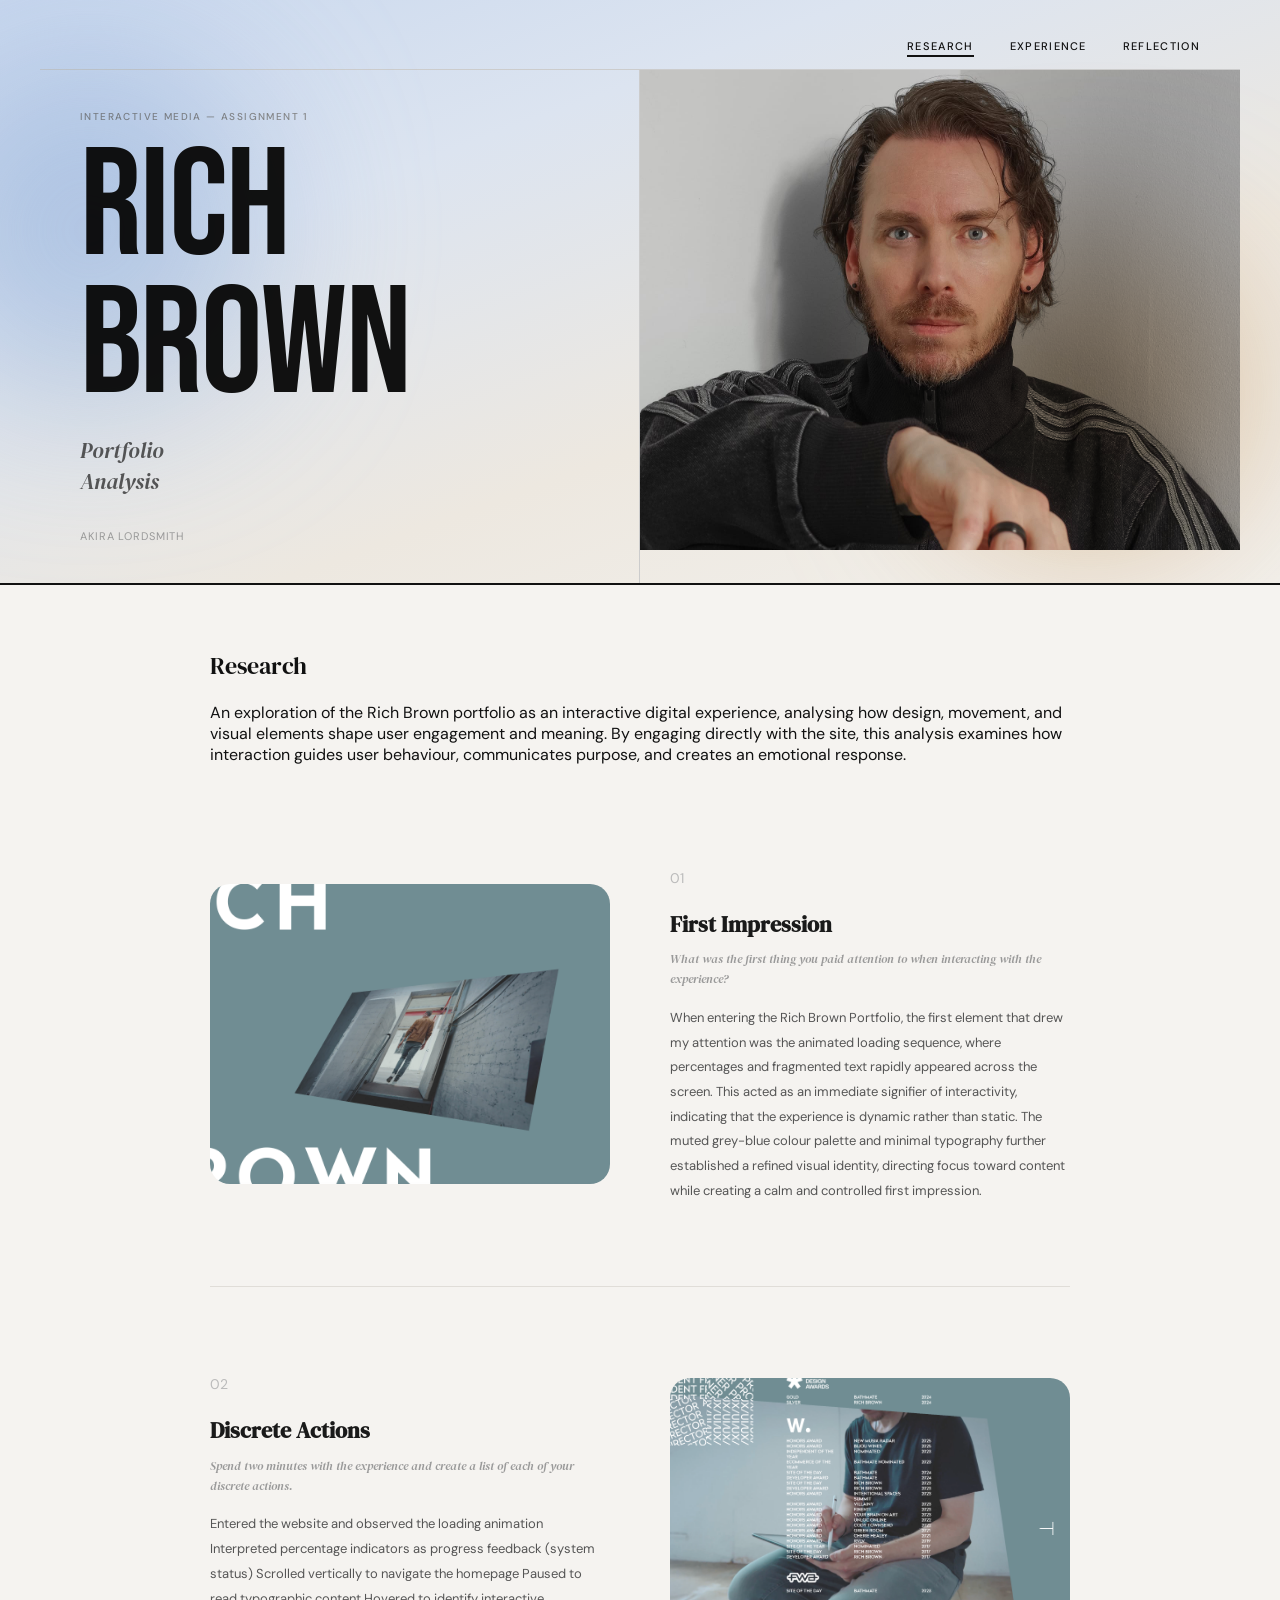
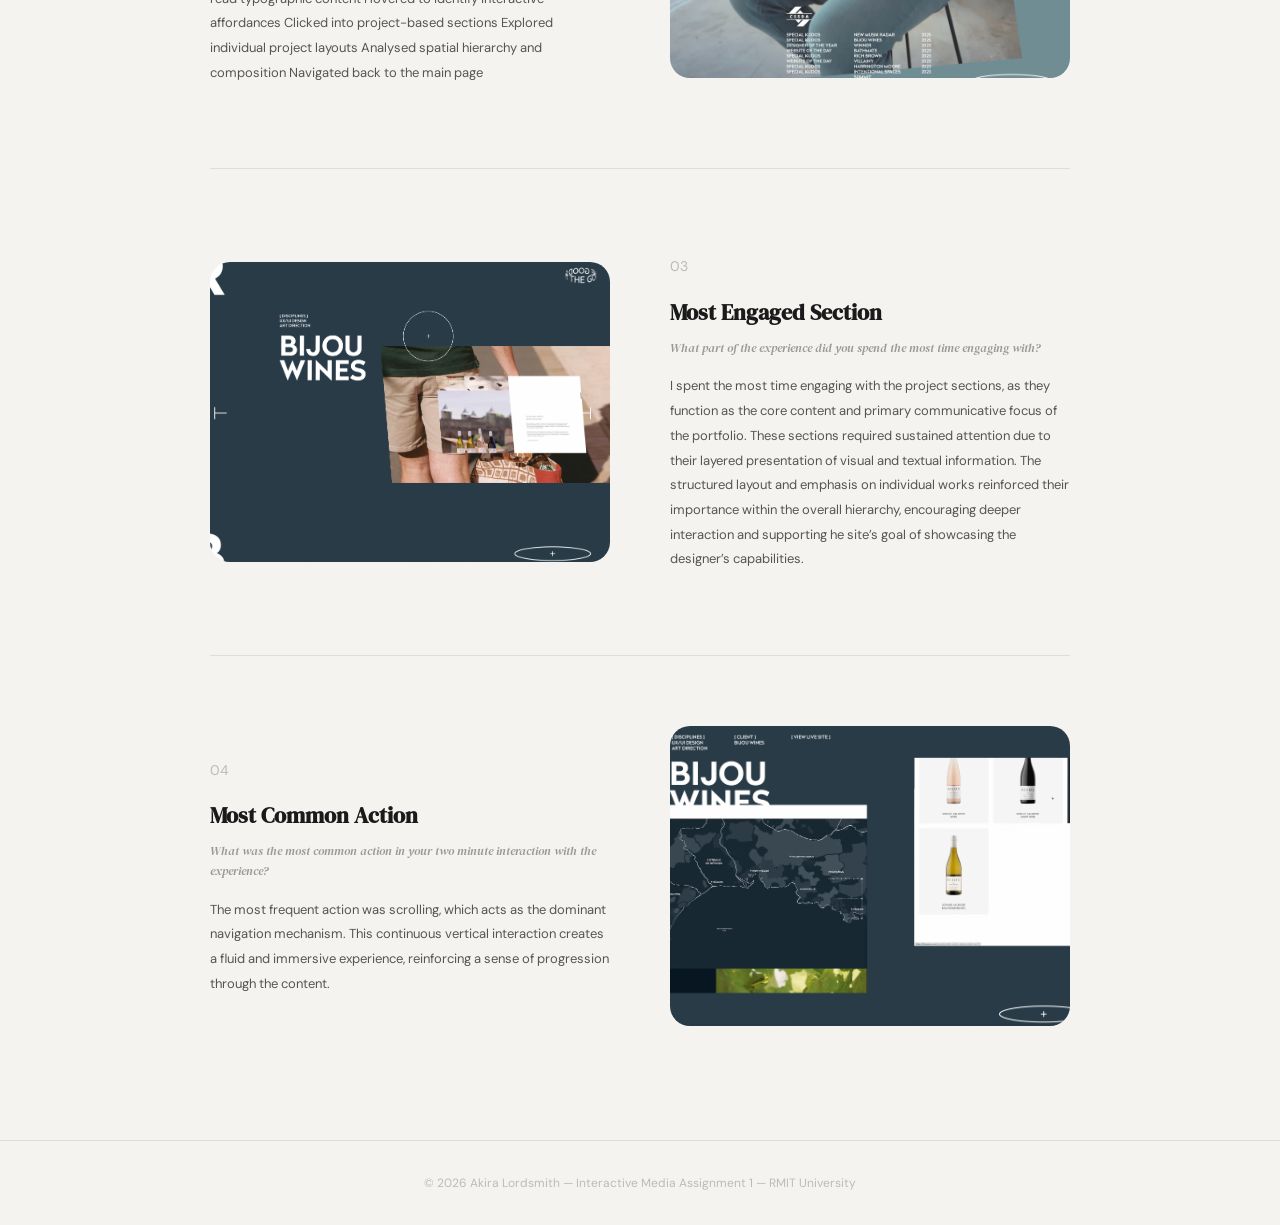
<file: index.html>
<!DOCTYPE html>
<html lang="en">
<head> 
  <meta charset="UTF-8">
 <meta name="viewport" content="width=device-width, initial-scale=1.0">
    <title>Research - Interactive Media</title>

  <!-- Google font : Inter + Roboto -->
   <link href="https://fonts.googleapis.com/css2?family=Bebas+Neue&family=DM+Serif+Display:ital@0;1&family=DM+Sans:wght@300;400;500&display=swap" rel="stylesheet">
  <!-- THIS LINKS CSS -->
  <link rel="stylesheet" href="style.css">

<body>
<!--
  Assignment 1- Interactive Media 
  this pae covers the initial obervational prompt questions 1-4 
  focusing on what was noticed and how the expeience was navigated.
  Shown in the direct observation.
  --> 
<!--<nav> is a semantic element for site-wide 
    navitgation-- site navigation -->
<header class="site-header">

    <div class=" orb orb-blue" aria-hidden="true"></div>
    <div class="orb orb-amber" aria-hidden="true"></div>
    
<nav class="site-nav" aria-label="main site navigation">
  <ul>
    <li><a href="index.html" class="active">Research</a></li>
    <li><a href="experience.html">Experience</a></li>
    <li><a href="reflection.html">Reflection</a></li>
  </ul>
</nav>

 <section class="masthead">
      <div class="masthead-text">
        <p class="masthead-eyebrow">Interactive Media — Assignment 1</p>
        <h1 class="masthead-title">RICH<br>BROWN</h1>
        <p class="masthead-sub">Portfolio<br>Analysis</p>

        <address class="site-branding">Akira Lordsmith</address>
      </div>



<figure class="masthead-figure">
    <img src="richbrownnn.jpg" alt="screenshot of rich brown portfolio homepage" class="masthead" />
<figure>
</section>
</header>

  <div class="accent-bar" aria-hidden="true"></div>

</header>

<main>
    <section class="page-intro">
    <h1>Research</h1>
    <p>
       An exploration of the Rich Brown portfolio 
    as an interactive digital experience, analysing how design, movement,
    and visual elements shape user engagement and meaning. By engaging directly
    with the site, this analysis examines how interaction guides user behaviour, 
    communicates purpose, and creates an emotional response.</p> 
    </p>
</section>


<article class="response-card" id="q1">

  <figure class="card-figure">
    <img src="richintro.jpg" alt="Rich brown portfolio loading" />
  </figure>

  <section class="card-text">
<p class="q-number">01</p>
<h2>First Impression</h2>
<h3 class="prompt">What was the first thing you paid attention to when interacting with the experience?</h3>
    <p>
  When entering the Rich Brown Portfolio, 
        the first element that drew my attention was the animated loading sequence,
        where percentages and fragmented text rapidly appeared across the screen.
        This acted as an immediate signifier of interactivity, indicating that the experience
        is dynamic rather than static. The muted grey-blue colour palette and minimal typography 
        further established a refined visual identity, directing focus toward content while creating a calm and controlled first impression.
    </p>
</section>
</article> 

<article class="response-card reverse" id="q2">
<figure class="card-figure">
    <img
    src="richbrown.sitt.jpg"
    alt="scrolling through project sections"
    /> 
</figure>

<section class="card-text">
    <p class="q-number">02</p>
    <h2>Discrete Actions</h2>
    <h3 class="prompt">Spend two minutes with the experience and create a list of
        each of your discrete actions.</h3>
        <p>
         Entered the website and observed the loading animation
Interpreted percentage indicators as progress feedback (system status)
Scrolled vertically to navigate the homepage
Paused to read typographic content
Hovered to identify interactive affordances
Clicked into project-based sections
Explored individual project layouts
Analysed spatial hierarchy and composition
Navigated back to the main page   
        </p>
</section>
</article>

 <article class="response-card" id="q3">
        <figure class="card-figure">
            <img
            src="richb.homepage.jpg"
            alt="a project case study page"
            />
        </figure>

        <section class="card-text">
            <p class="q-number">03</p>
            <h2>Most Engaged Section</h2>
            <h3 class="prompt">What part of the experience did you 
                spend the most time engaging with?</h3>
            <p> 
                I spent the most time engaging with the project sections, 
                as they function as the core content and primary communicative focus of the portfolio.
                These sections required sustained attention due to their layered presentation of visual 
                and textual information. The structured layout and emphasis on individual works reinforced 
                their importance within the overall hierarchy, encouraging deeper interaction and supporting 
                 he site’s goal of showcasing the designer’s capabilities.
            </p>
        </section>
    </article>

   <article class="response-card reverse" id="q4">
<figure class="card-figure">
    <img
    src="scroll.jpg"
    alt="bijouwines portfolio work "
    /> 
</figure>

<section class="card-text">
    <p class="q-number">04</p>
    <h2>Most Common Action</h2>
<h3 class="prompt">What was the most common action in your 
    two minute interaction with the experience?</h3>
    <p>
        The most frequent action was scrolling,
         which acts as the dominant navigation mechanism. 
         This continuous vertical interaction creates a fluid and immersive experience, 
         reinforcing a sense of progression through the content.
    </p>
</section>
</article>

</main>

  <footer>
    <p>© 2026 Akira Lordsmith — Interactive Media Assignment 1 — RMIT University</p>
  </footer>

</body>
</html>
</file>
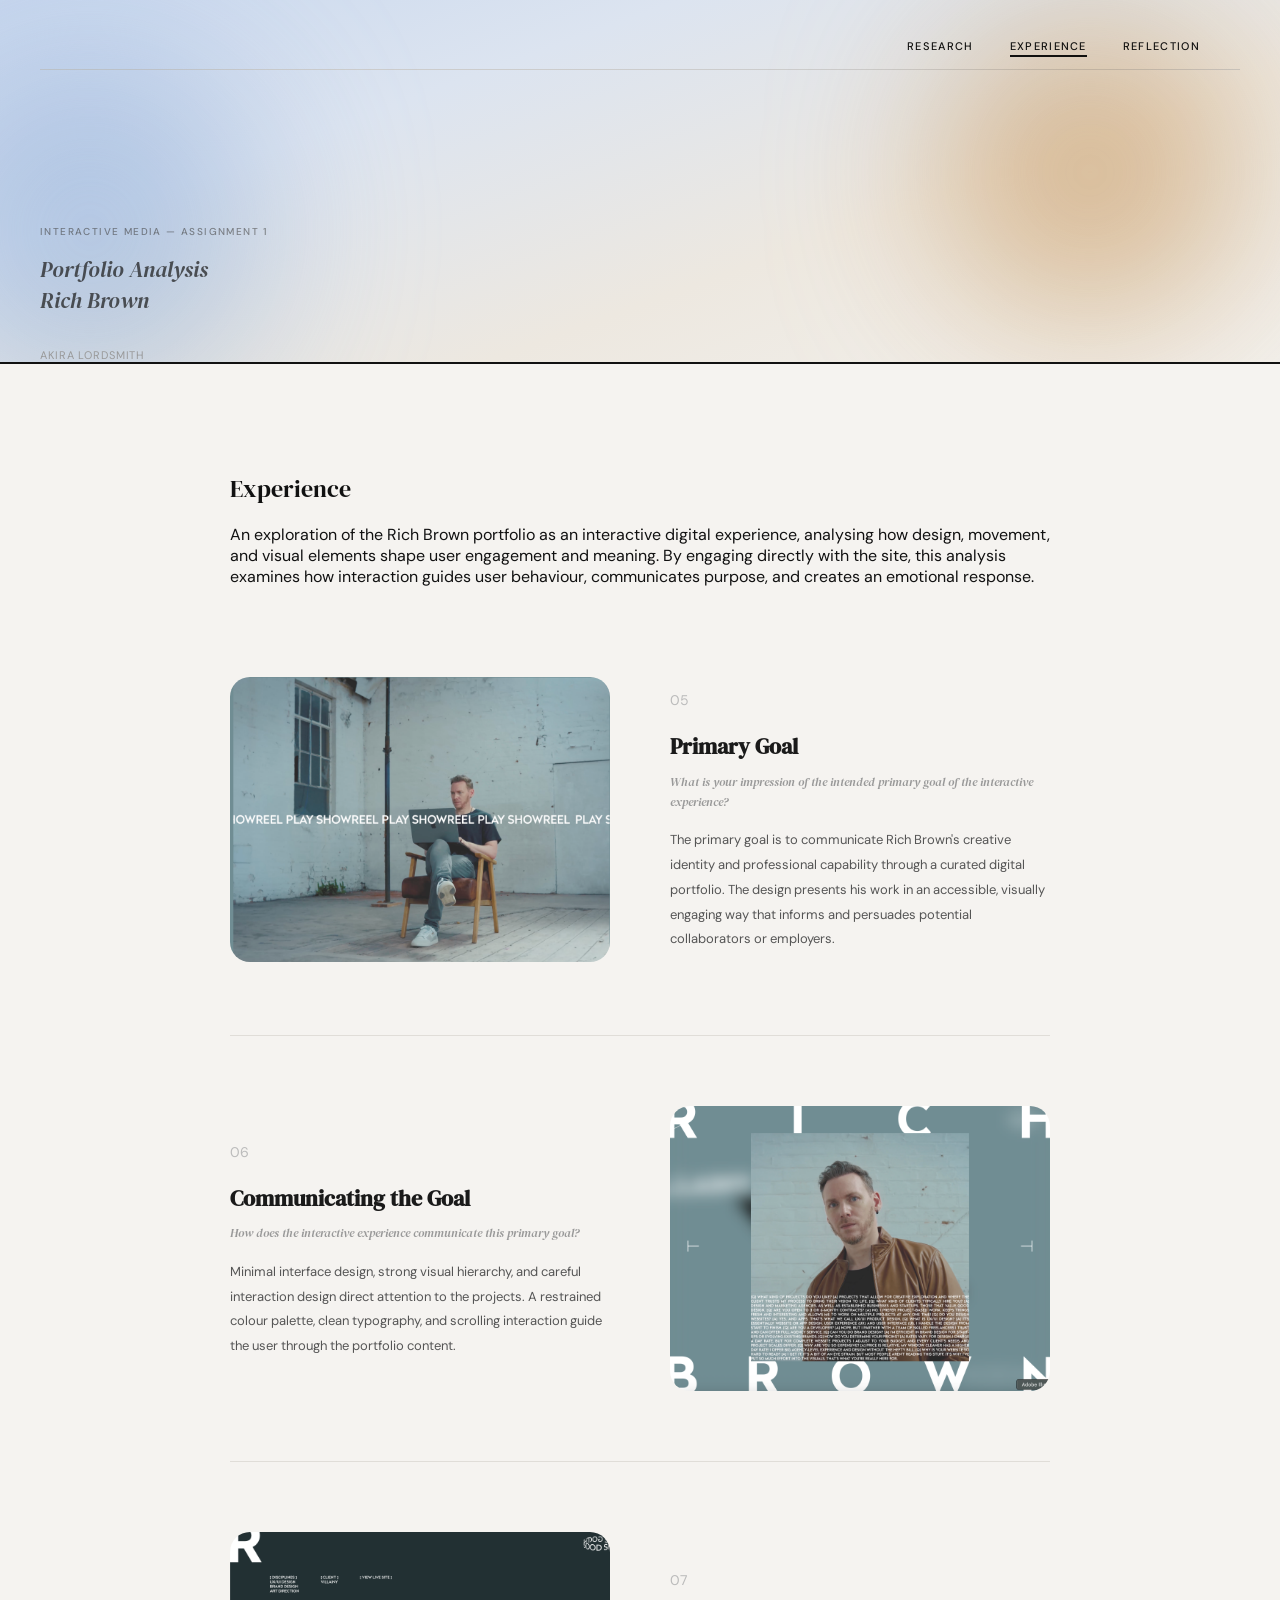
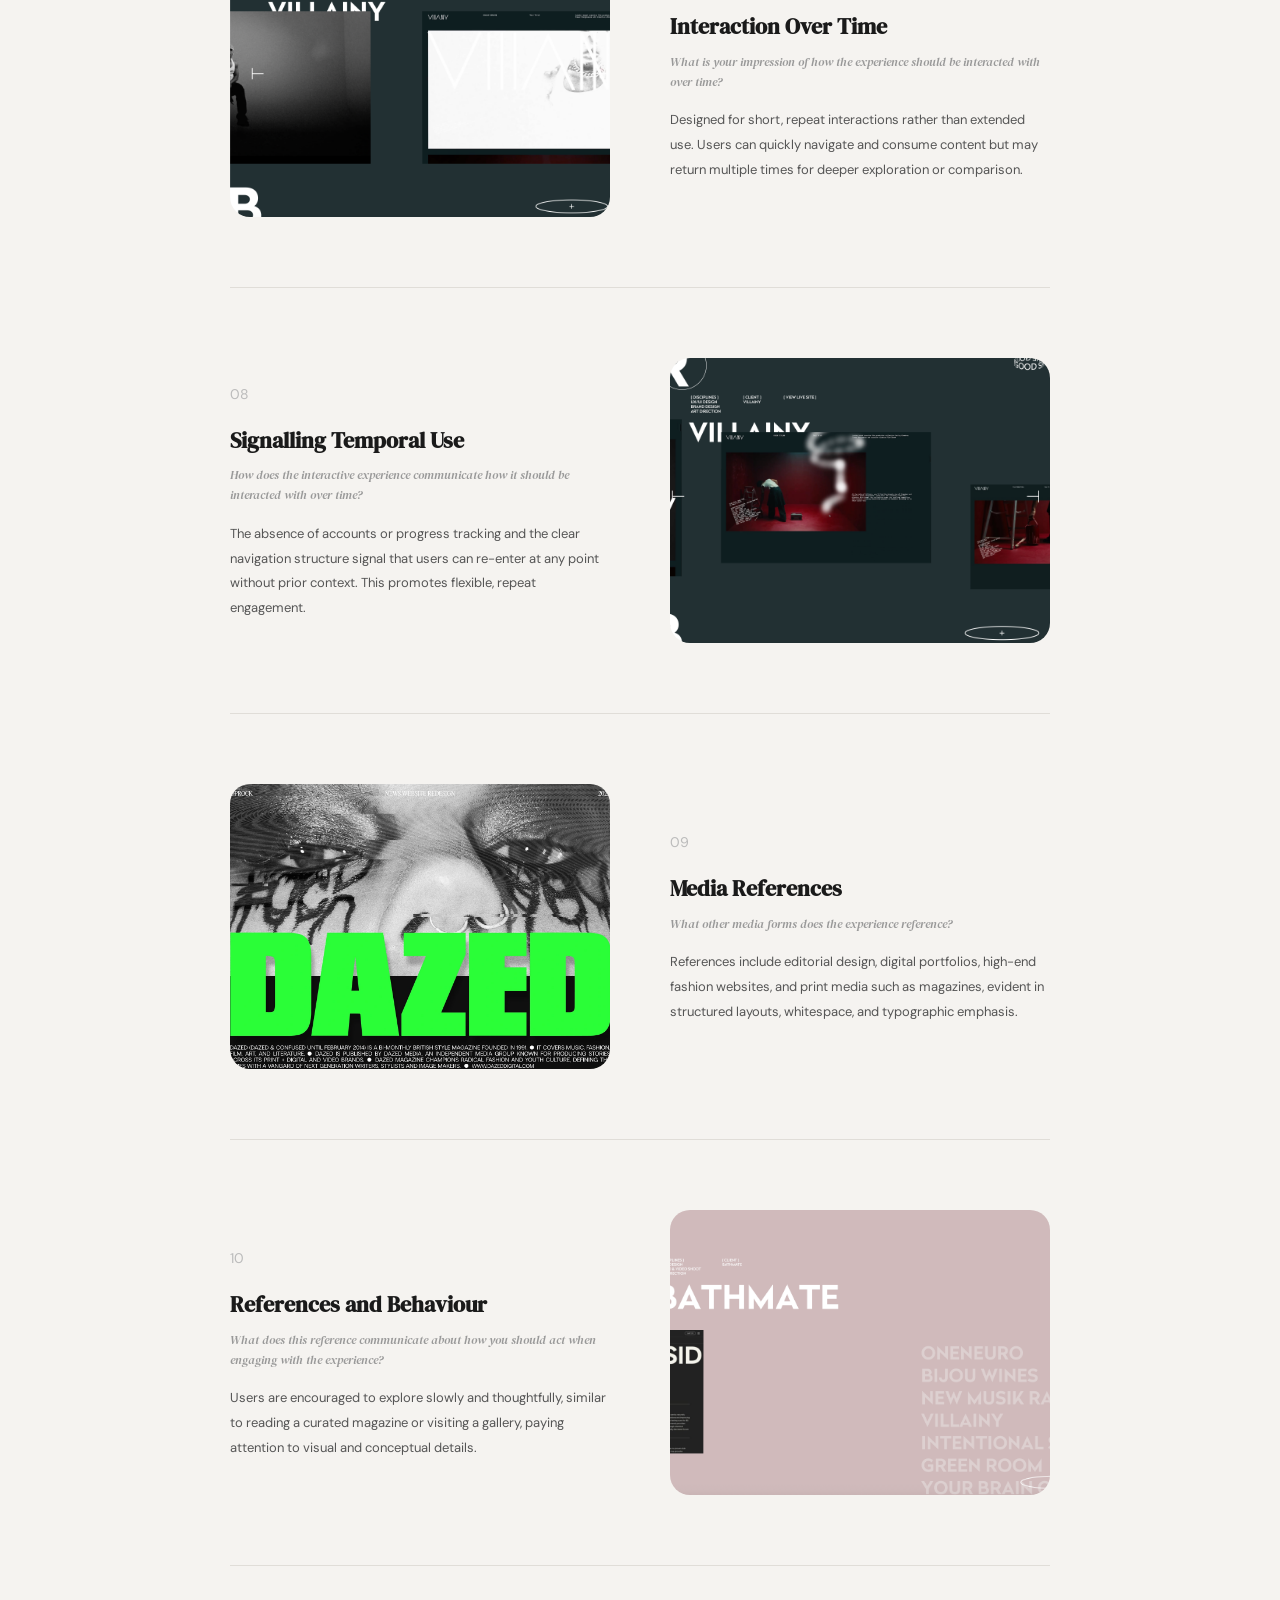
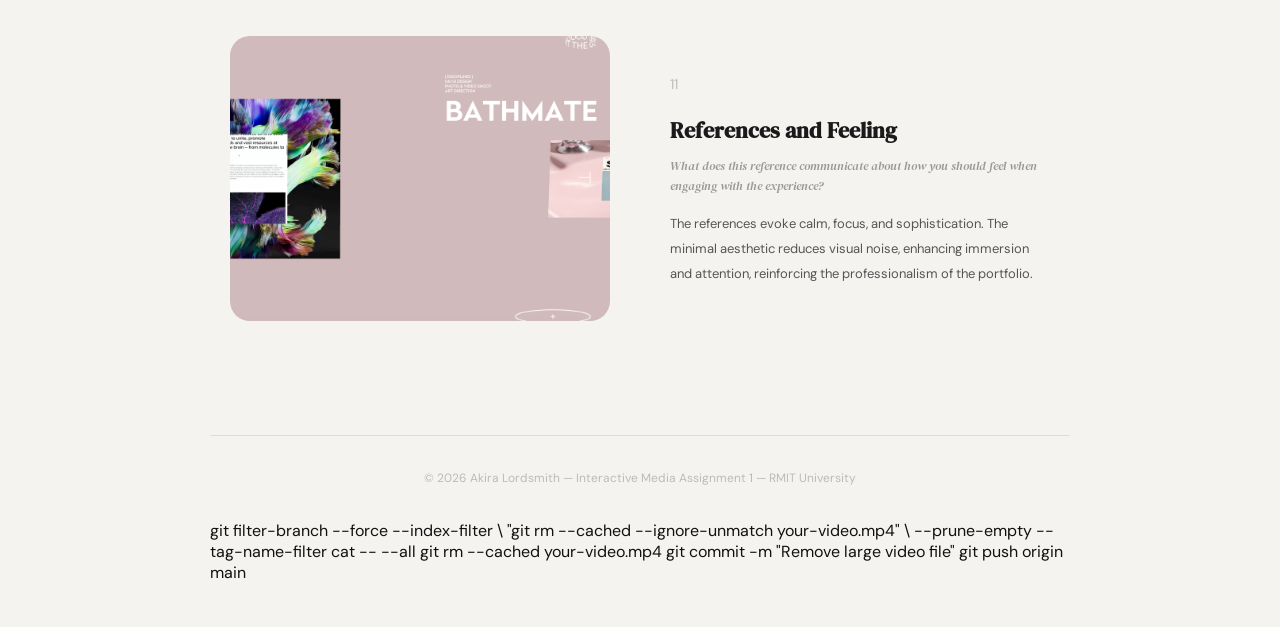
<file: experience.html>
<!DOCTYPE html>
<html lang="en">
<head>
  <meta charset="UTF-8" />
  <meta name="viewport" content="width=device-width, initial-scale=1.0">
  <title>Experience - Interactive Media A1</title>

  <!-- Google Fonts -->
  <link href="https://fonts.googleapis.com/css2?family=DM+Sans:wght@400;500;600&family=DM+Serif+Display&display=swap" rel="stylesheet">

  <!-- Unified CSS for both pages -->
  <link rel="stylesheet" href="style.css" />
</head>
<body>

<body>
<!--
  Assignment 1- Interactive Media 
  this pae covers the initial obervational prompt questions 1-4 
  focusing on what was noticed and how the expeience was navigated.
  Shown in the direct observation.
  --> 
<!--<nav> is a semantic element for site-wide 
    navitgation-- site navigation -->
<header class="site-header">

    <div class=" orb orb-blue" aria-hidden="true"></div>
    <div class="orb orb-amber" aria-hidden="true"></div>

    
<nav class="site-nav" aria-label="main site navigation">
  <ul>
    <li><a href="index.html">Research</a></li>
    <li><a href="experience.html" class="active">Experience</a></li>
    <li><a href="reflection.html">Reflection</a></li>
  </ul>
</nav>

 <div class="masthead-bg">
  <iframe 
    src="https://www.youtube.com/embed/RxBuJNcZeYo?autoplay=1&mute=1&loop=1&playlist=RxBuJNcZeYo"
    frameborder="0"
    allow="autoplay; fullscreen"
    allowfullscreen>
  </iframe>
</div>
        <p class="masthead-eyebrow">Interactive Media — Assignment 1</p>
        
        <p class="masthead-sub">Portfolio Analysis<br>Rich Brown </p>

        <address class="site-branding">Akira Lordsmith</address>
      </div>


  <div class="accent-bar" aria-hidden="true"></div>

</header>


<main>

  <main>
    <section class="page-intro">
    <h1>Experience</h1>
    <p>
       An exploration of the Rich Brown portfolio 
    as an interactive digital experience, analysing how design, movement,
    and visual elements shape user engagement and meaning. By engaging directly
    with the site, this analysis examines how interaction guides user behaviour, 
    communicates purpose, and creates an emotional response.</p> 
    </p>
</section>


  <!-- Q5: Primary Goal -->
  <article class="response-card" id="q5">
    <figure class="card-figure">
      <img src="primarygoal.jpg" alt="The Rich Brown portfolio homepage layout showing project hierarchy and visual structure">
    </figure>
    <section class="card-text">
      <p class="q-number">05</p>
      <h2>Primary Goal</h2>
      <h3 class="prompt">What is your impression of the intended primary goal of the interactive experience?</h3>
      <p>
        The primary goal is to communicate Rich Brown's creative identity and professional capability through a curated digital portfolio. The design presents his work in an accessible, visually engaging way that informs and persuades potential collaborators or employers.
      </p>
    </section>
  </article>

  <!-- Q6: Communicating the Goal -->
  <article class="response-card reverse" id="q6">
    <figure class="card-figure">
      <img src="comgoal.jpg" alt="Typography and whitespace details visible in the Rich Brown portfolio">
    </figure>
    <section class="card-text">
      <p class="q-number">06</p>
      <h2>Communicating the Goal</h2>
      <h3 class="prompt">How does the interactive experience communicate this primary goal?</h3>
      <p>
        Minimal interface design, strong visual hierarchy, and careful interaction design direct attention to the projects. A restrained colour palette, clean typography, and scrolling interaction guide the user through the portfolio content.
      </p>
    </section>
  </article>

  <!-- Q7: Interaction Over Time -->
  <article class="response-card" id="q7">
    <figure class="card-figure">
      <img src="interactovertime.jpg" alt="The navigation structure and project layout of the Rich Brown portfolio">
    </figure>
    <section class="card-text">
      <p class="q-number">07</p>
      <h2>Interaction Over Time</h2>
      <h3 class="prompt">What is your impression of how the experience should be interacted with over time?</h3>
      <p>
        Designed for short, repeat interactions rather than extended use. Users can quickly navigate and consume content but may return multiple times for deeper exploration or comparison.
      </p>
    </section>
  </article>

  <!-- Q8: Signalling Temporal Use -->
  <article class="response-card reverse" id="q8">
    <figure class="card-figure">
      <img src="temperaluse.jpg" alt="Minimal navigation interface of the Rich Brown portfolio">
    </figure>
    <section class="card-text">
      <p class="q-number">08</p>
      <h2>Signalling Temporal Use</h2>
      <h3 class="prompt">How does the interactive experience communicate how it should be interacted with over time?</h3>
      <p>
        The absence of accounts or progress tracking and the clear navigation structure signal that users can re-enter at any point without prior context. This promotes flexible, repeat engagement.
      </p>
    </section>
  </article>

  <!-- Q9: Media References -->
  <article class="response-card" id="q9">
    <figure class="card-figure">
      <img src="dazed.jpg" alt="Editorial layout and typographic emphasis within the Rich Brown portfolio">
    </figure>
    <section class="card-text">
      <p class="q-number">09</p>
      <h2>Media References</h2>
      <h3 class="prompt">What other media forms does the experience reference?</h3>
      <p>
        References include editorial design, digital portfolios, high-end fashion websites, and print media such as magazines, evident in structured layouts, whitespace, and typographic emphasis.
      </p>
    </section>
  </article>

  <!-- Q10: References and Behaviour -->
  <article class="response-card reverse" id="q10">
    <figure class="card-figure">
      <img src="reference.jpg" alt="Whitespace and deliberate pacing within the Rich Brown portfolio">
    </figure>
    <section class="card-text">
      <p class="q-number">10</p>
      <h2>References and Behaviour</h2>
      <h3 class="prompt">What does this reference communicate about how you should act when engaging with the experience?</h3>
      <p>
        Users are encouraged to explore slowly and thoughtfully, similar to reading a curated magazine or visiting a gallery, paying attention to visual and conceptual details.
      </p>
    </section>
  </article>

  <!-- Q11: References and Feeling -->
  <article class="response-card" id="q11">
    <figure class="card-figure">
      <img src="feeling.jpg" alt="The calm minimal aesthetic and refined colour palette of the Rich Brown portfolio">
    </figure>
    <section class="card-text">
      <p class="q-number">11</p>
      <h2>References and Feeling</h2>
      <h3 class="prompt">What does this reference communicate about how you should feel when engaging with the experience?</h3>
      <p>
        The references evoke calm, focus, and sophistication. The minimal aesthetic reduces visual noise, enhancing immersion and attention, reinforcing the professionalism of the portfolio.
      </p>
    </section>
  </article>

</main>

<nav class="page-nav" aria-label="page navigation">
  <a href="index.html">&larr; Previous: Research</a>
  <a href="reflection.html">Next: Reflection &rarr;</a>
</nav>

<footer>
  <p>&copy; 2026 Akira Lordsmith &mdash; Interactive Media Assignment 1 &mdash; RMIT University</p>
</footer>
git filter-branch --force --index-filter \
"git rm --cached --ignore-unmatch your-video.mp4" \
--prune-empty --tag-name-filter cat -- --all
git rm --cached your-video.mp4
git commit -m "Remove large video file"
git push origin main
</body>
</html>
</file>
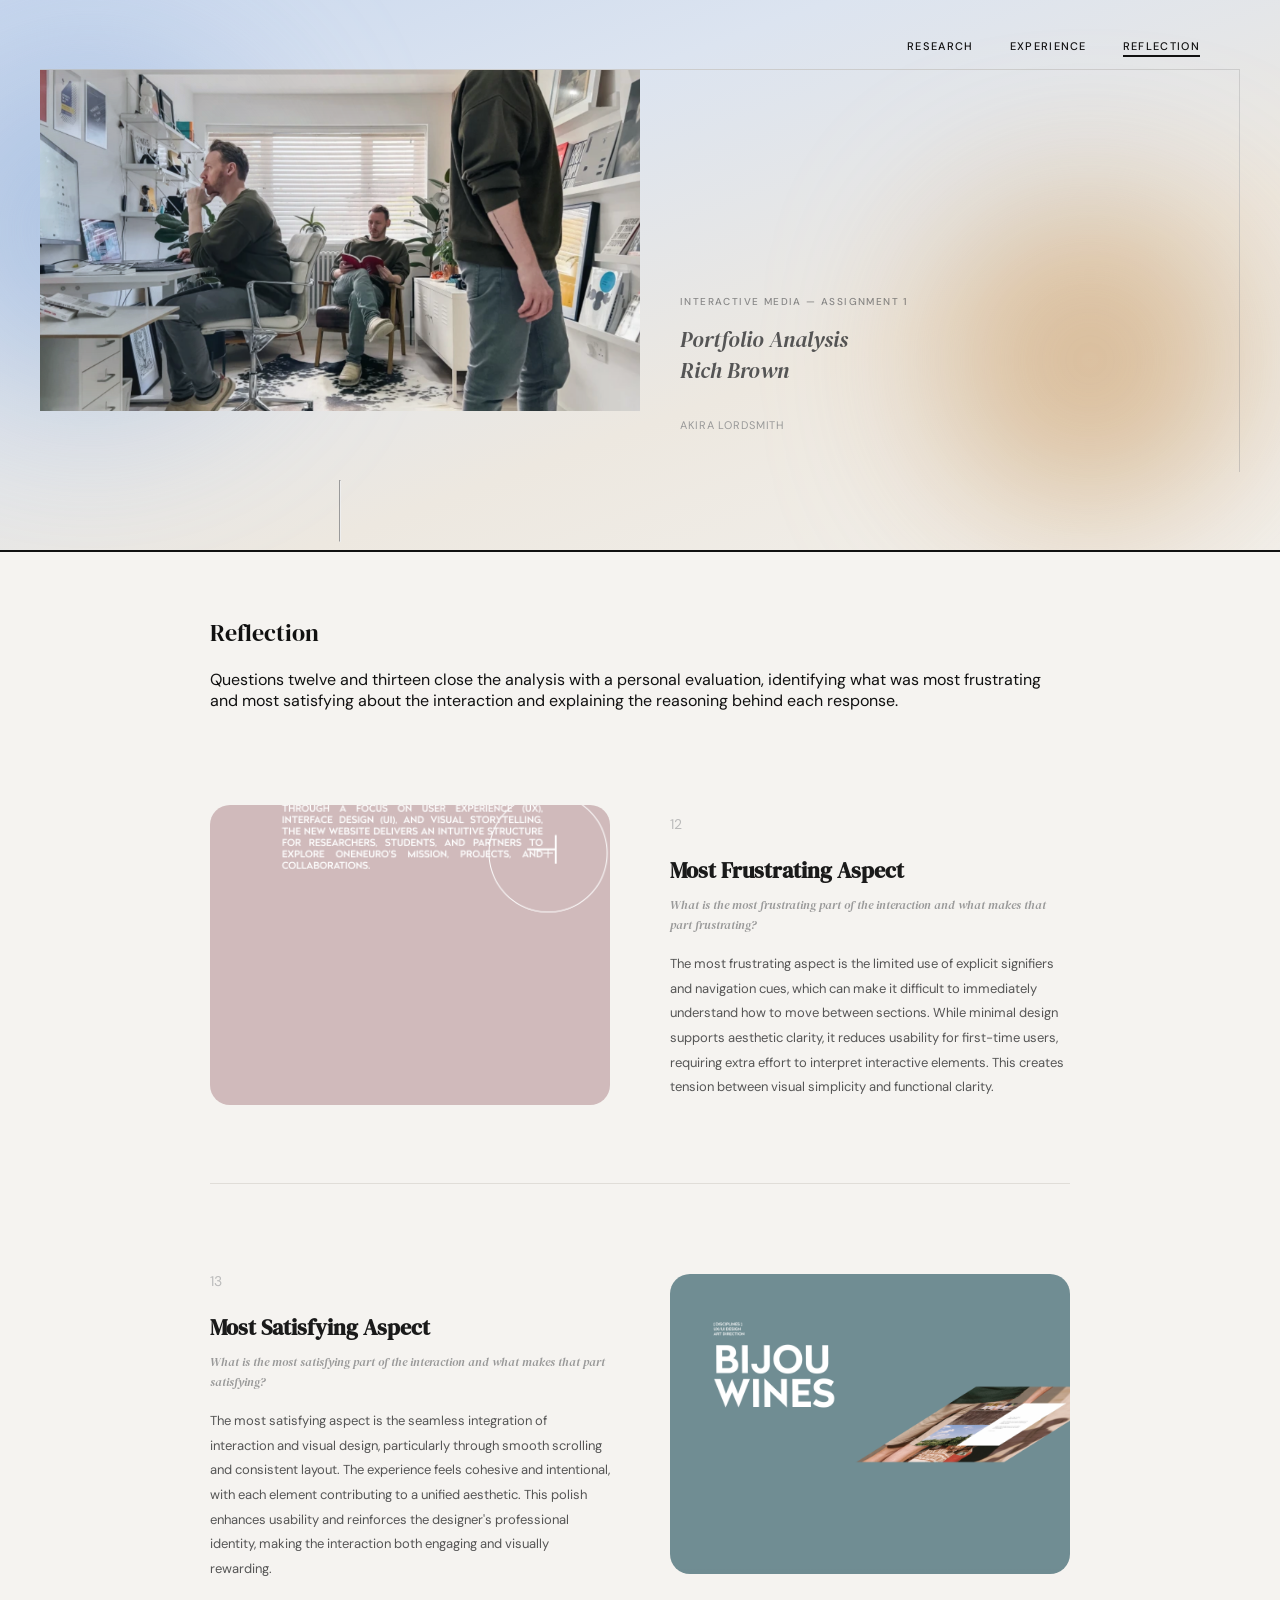
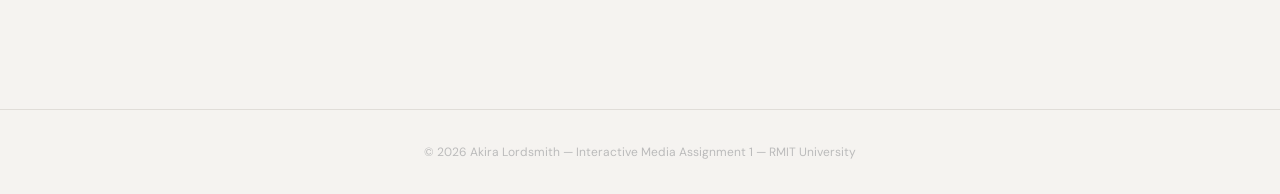
<file: reflection.html>
<!DOCTYPE html>
<html lang="en">
<head>
  <meta charset="UTF-8" />
  <meta name="viewport" content="width=device-width, initial-scale=1.0">
  <title>Reflection - Interactive Media A1</title>

  <!-- Google Fonts -->
  <link href="https://fonts.googleapis.com/css2?family=DM+Sans:wght@400;500;600&family=DM+Serif+Display&display=swap" rel="stylesheet">

  <!-- Unified CSS for all pages -->
  <link rel="stylesheet" href="style.css" />
</head>
<body>

<header class="site-header">

    <div class="orb orb-blue" aria-hidden="true"></div>
    <div class="orb orb-amber" aria-hidden="true"></div>

    <nav class="site-nav" aria-label="main site navigation">
      <ul>
        <li><a href="index.html">Research</a></li>
        <li><a href="experience.html">Experience</a></li>
        <li><a href="reflection.html" class="active">Reflection</a></li>
      </ul>
    </nav>

    <header class="masthead">

  <div class="masthead-bg">
    <img src="reflect.jpg" alt="">
  </div>
  <div class="masthead-text">
    <p class="masthead-eyebrow">Interactive Media — Assignment 1</p>
    <h1 class="masthead-sub">Portfolio Analysis<br>Rich Brown</h1>
    <address class="site-branding">Akira Lordsmith</address>
  </div>

  <hr class="accent-bar">

</header>

</header>

<main>

  <section class="page-intro">
    <h1>Reflection</h1>
    <p>
      Questions twelve and thirteen close the analysis with a personal evaluation,
      identifying what was most frustrating and most satisfying about the interaction
      and explaining the reasoning behind each response.
    </p>
  </section>

  <!-- Q12: Most Frustrating Aspect -->
  <article class="response-card" id="q12">
    <figure class="card-figure">
      <img src="frustrating.jpg" alt="Navigation elements on the Rich Brown portfolio that lack explicit interactive signifiers">
    </figure>
    <section class="card-text">
      <p class="q-number">12</p>
      <h2>Most Frustrating Aspect</h2>
      <h3 class="prompt">What is the most frustrating part of the interaction and what makes that part frustrating?</h3>
      <p>
        The most frustrating aspect is the limited use of explicit signifiers and navigation cues, which can make it difficult to immediately understand how to move between sections. While minimal design supports aesthetic clarity, it reduces usability for first-time users, requiring extra effort to interpret interactive elements. This creates tension between visual simplicity and functional clarity.
      </p>
    </section>
  </article>

  <!-- Q13: Most Satisfying Aspect -->
  <article class="response-card reverse" id="q13">
    <figure class="card-figure">
      <img src="satisfying.jpg" alt="The smooth scrolling layout and cohesive visual design of the Rich Brown portfolio">
    </figure>
    <section class="card-text">
      <p class="q-number">13</p>
      <h2>Most Satisfying Aspect</h2>
      <h3 class="prompt">What is the most satisfying part of the interaction and what makes that part satisfying?</h3>
      <p>
        The most satisfying aspect is the seamless integration of interaction and visual design, particularly through smooth scrolling and consistent layout. The experience feels cohesive and intentional, with each element contributing to a unified aesthetic. This polish enhances usability and reinforces the designer's professional identity, making the interaction both engaging and visually rewarding.
      </p>
    </section>
  </article>

</main>

<nav class="page-nav" aria-label="page navigation">
  <a href="experience.html">&larr; Previous: Experience</a>
</nav>

<footer>
  <p>&copy; 2026 Akira Lordsmith &mdash; Interactive Media Assignment 1 &mdash; RMIT University</p>
</footer>

</body>
</html>
</file>
<file: style.css>
<style>

html {
    scroll-behavior: smooth;
}

*, *::before, *::after {
  box-sizing: border-box;
}

 body {
  font-family: 'DM Sans', sans-serif;
    background-color: #f5f3f0;
    color: #111;
    margin: 0;
    padding: 0;
}

h1, h2, h3 {
  font-family: 'DM Serif Display', serif;
  font-weight: normal;
}

img {
  display: block;
  max-width: 100%;
}

 
address {
  font-style: normal;
}

.site-header{
    position: relative;
    padding: 20px 40px 0 40px ;
    overflow: hidden;
    border-bottom: 2px solid #111; 
    background: linear-gradient(
        160deg,
         #c9d8ee 0%, 
         #dce4f0 30%,
         #ede8e0 65%,
         #f2f0ec 100%
         );
}

.orb {
    position: absolute;
    border-radius: 50%;
    filter: blur(80px);
    opacity: 0.55;
    pointer-events: none;
    z-index: 1;
    mix-blend-mode: multiply;
}

.orb-blue {
    width: 340px;
    height: 340px;
    background: #a8c4e8;
    top: 60px;
    left: -80px;
}

.orb-amber {
    width: 300px;
    height: 300px;
    background: #d4a060;
    bottom: 40px; 
    right: 40px;
}

.site-branding {
    font-size: 13px;
    font-weight: 400;
    font-style: normal;
    color: #333;
    position: relative;
    z-index: 3;
}

.site-nav {
    display: flex;
    justify-content:  flex-end;
    padding: 14px 40px ;
    border-bottom: 1px solid #ccc;
}

.site-nav ul {
    display: flex;
    flex-direction: row;
    list-style: none;
    gap: 36px;
    margin: 0;
    padding: 0;
}

.site-nav li {
    text-align: center;
}

.site-nav a {
    text-decoration: none;
    font-family: 'DM Sans', sans-serif;
    font-size: 11px;
    font-weight: 500;
    letter-spacing: 0.12em;
    text-transform: uppercase;
    color: #111;
    transition: color 0.2s;
}

.site-nav a:hover{
    color: #666
}

.site-nav a.active {
    border-bottom: 2px solid #111;
    padding-bottom: 2px;
}

.masthead {
    display: grid;
    grid-template-columns: 1fr 1fr;
    min-height: 480px;
}

.masthead-text {
    display: flex;
    flex-direction: column;
    justify-content: flex-end;
    padding: 44px 20px;
    border-right: 1px solid #ccc;
    position: relative;
}

.masthead-eyebrow {
    font-family: 'DM Sans', sans-serif;
    font-size: 10px;
    font-weight: 500;
    letter-spacing: 0.14em;
    text-transform: uppercase;
    color: #888;
    margin: 0 0 16px 0; 
}

.masthead-title {
    font-family: 'Bebas Neue', sans-serif;
    font-size: clamp(96px, 12vw, 160px);
    line-height: 0.9;
    letter-spacing: -0.01em;
    color: #111;
    margin: 0 0 20px 0;
}

.masthead-sub {
    font-family: 'DM Serif Display', serif;
    font-style: italic;
    font-size: 22px;
    color: #555;
    line-height: 1.4;
    margin: 0 0 32px 0;
}

.site-branding {
    font-family: 'DM Sans', sans-serif;
    font-size: 11px;
    font-weight: 400;
    letter-spacing: 0.08em;
    text-transform: uppercase;
    color: #999;
}

.masthead-figure {
    margin: 0;
    overflow: hidden;
    position: relative;
}

.masthead-image {
    width: 100%;
    height: 100%;
    object-fit: cover;
    object-position: center top;
}

.masthead-figure figcaption {
    display: none;
}

.response-card {
    display: grid;
    grid-template-columns: 1fr 1fr;
    gap: 60px;
    align-items: center;
    padding: 70px 0;
    border-bottom: 1px solid #e0ddd8;
}

.response-card:last-child {
    border-bottom: none;
}

.response-card.reverse .card-figure {
    order: 2;
}

.card-figure {
    margin: 0;
}

.card-figure img {
    width: 100%;
    aspect-ratio: 4/3;
    object-fit: cover;
    border-radius: 20px;
    display: block; 
}

.card-text .q-number {
    font-size: 14px;
    font-weight: 400;
    color: #bbb;
    margin-bottom: 4px;
    display: block;
}

.card-text h2 {
    font-size: 22px;
    font-weight: 600;
    margin-bottom: 10px;
    color: #1a1a1a;
    line-height: 1.3;
}

.card-text .prompt {
    font-size: 12px;
    font-style: italic;
    font-weight: 400;
    color: #999;
    line-height: 1.65;
    margin-bottom: 16px;
}

.card-text p {
    font-size: 13px;
    line-height: 1.9;
    color: #555;
}

.page-nav { 
    max-width: 900px;
    margin: 0 auto;
    padding: 28px 40px;
    display: none;
    justify-content: space-between;
    align-items: center;
    border-top: 1px solid #e0ddd8;
}

.page-nav a {
    font-size: 13px;
    text-decoration: none;
    color: #777;
    transition: color 0.2s;
}

.page-nav a:hover {
    color: #1a1a1a;
}

footer {
    text-align: center;
    padding: 22px 40px;
    font-size: 12px;
    color: #bbb;
    border-top: 1px solid #e0ddd8;
}


@media (max-width: 680px) {

    .site-nav {
        padding: 14px 20px;
    }

    .site-nav ul {
        gap: 20px;
    }

    .masthead {
        grid-template-columns: 1fr;
        min-height: auto;
    }

    .masthead-text {
        border-right: none;
        border-bottom: 1px solid #ccc;
        padding: 28px 20px;
    }

    .masthead-title {
        font-size: 88px;
    }

    .masthead-figure {
        height: 260px;
    }

    .category-nav {
        padding: 0 20px;
    }
    
    main {
       max-width: 900p;
       margin: 0 auto;
       padding: 44px 20px;
    }

    .response-card {
        grid-template-columns: 1fr;
        gap: 28px;
        padding: 52px 0;
    }

    .response-card.reverse .card-figure, 
    .response-card.reverse .card-text {
        order: unset;
    }

    .magazine-nav {
        padding: 44px 20px;
    }

    .magazine-nav-list {
        grid-template-columns: 1fr;
        gap: 40px;
    }

    .magazine-nav-item figure {
        aspect-ratio: 16 / 9;
    }

    }

main {
max-width: 900px;
margin: 0 auto;
padding: 44px 20px;
}
.masthead-text {
padding: 40px;
}

.page-top-nav ul {
display: flex;
justify-content: center;
gap: 32px;
list-style: none;
padding: 0;
margin: 40px 0;
}

.page-top-nav li {
text-align: center;
}

.page-top-nav img {
width: 80px;
height: auto;
margin-bottom: 8px;
border-radius: 8px;
}

.page-top-nav span {
font-weight: bold;
display: block;
}

.page-top-nav em {
font-style: normal;
color: #777;
font-size: 12px;
}

    </style>
</file>
